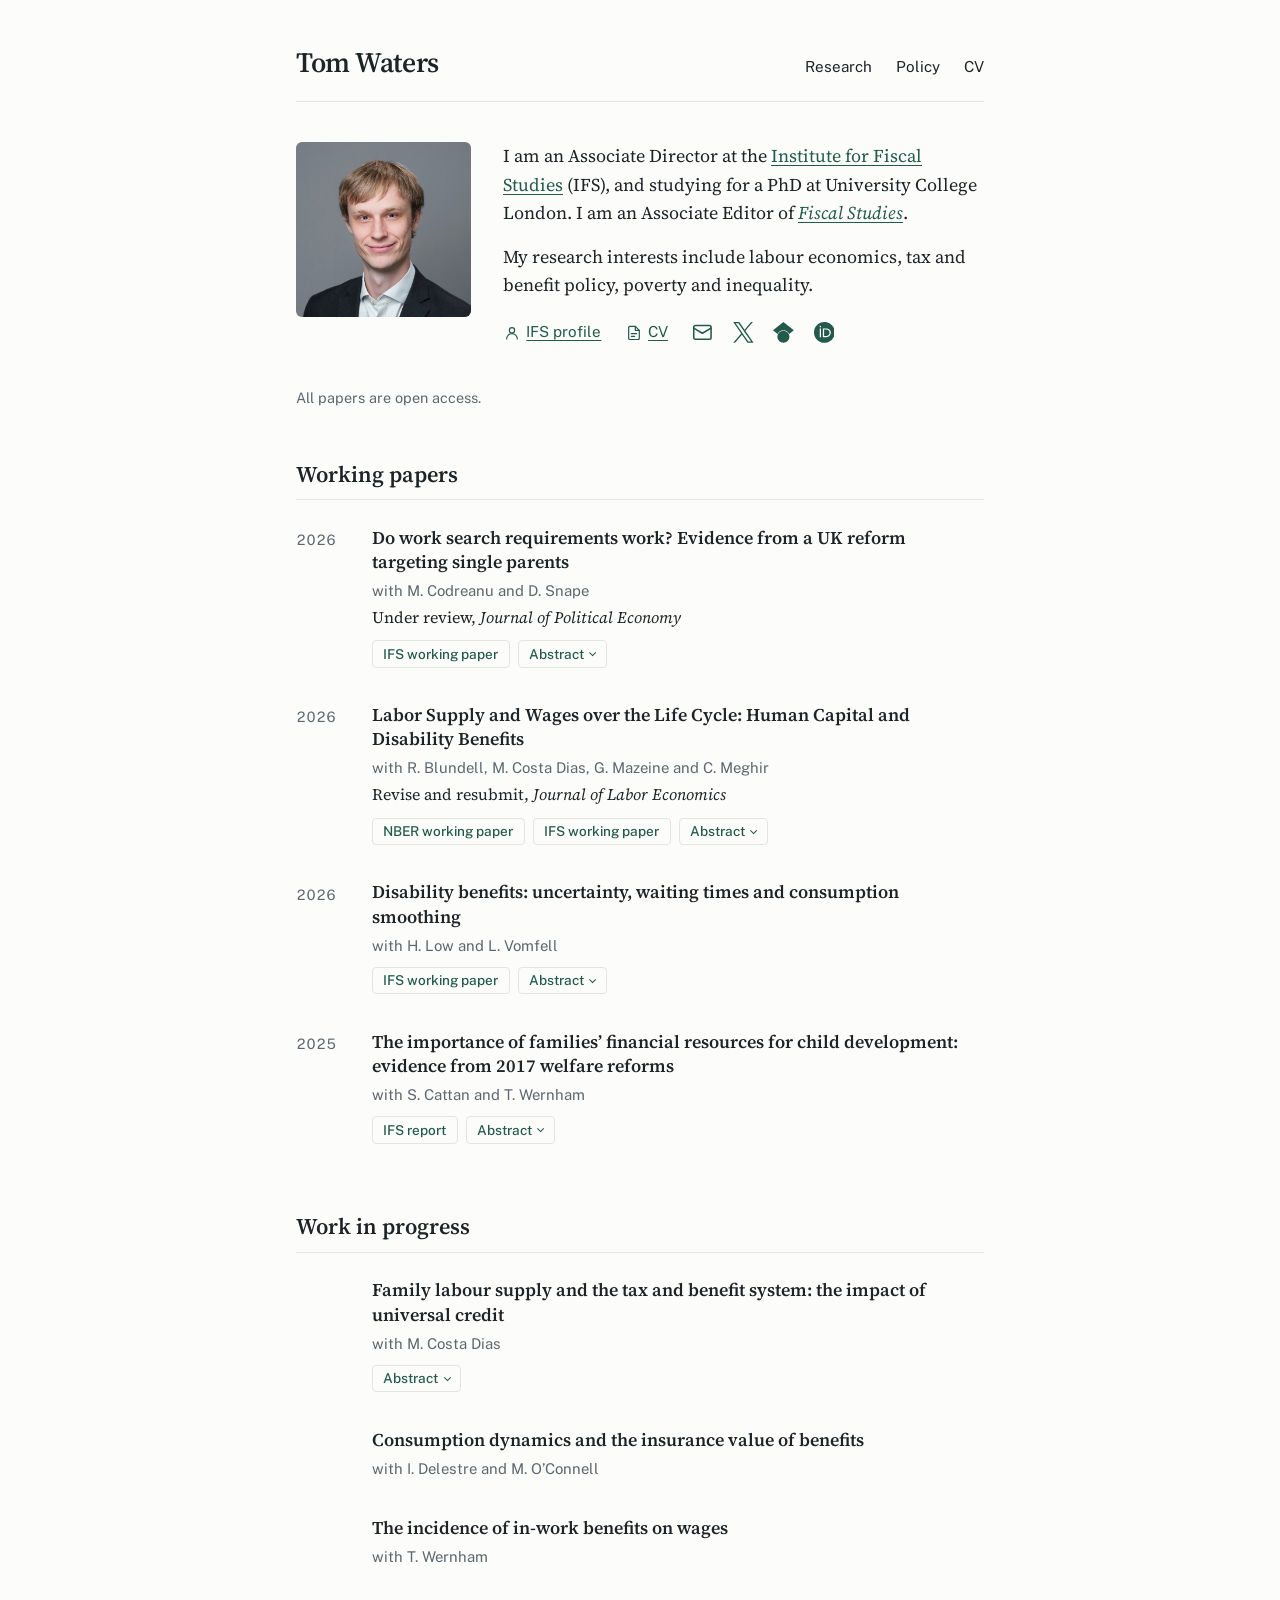
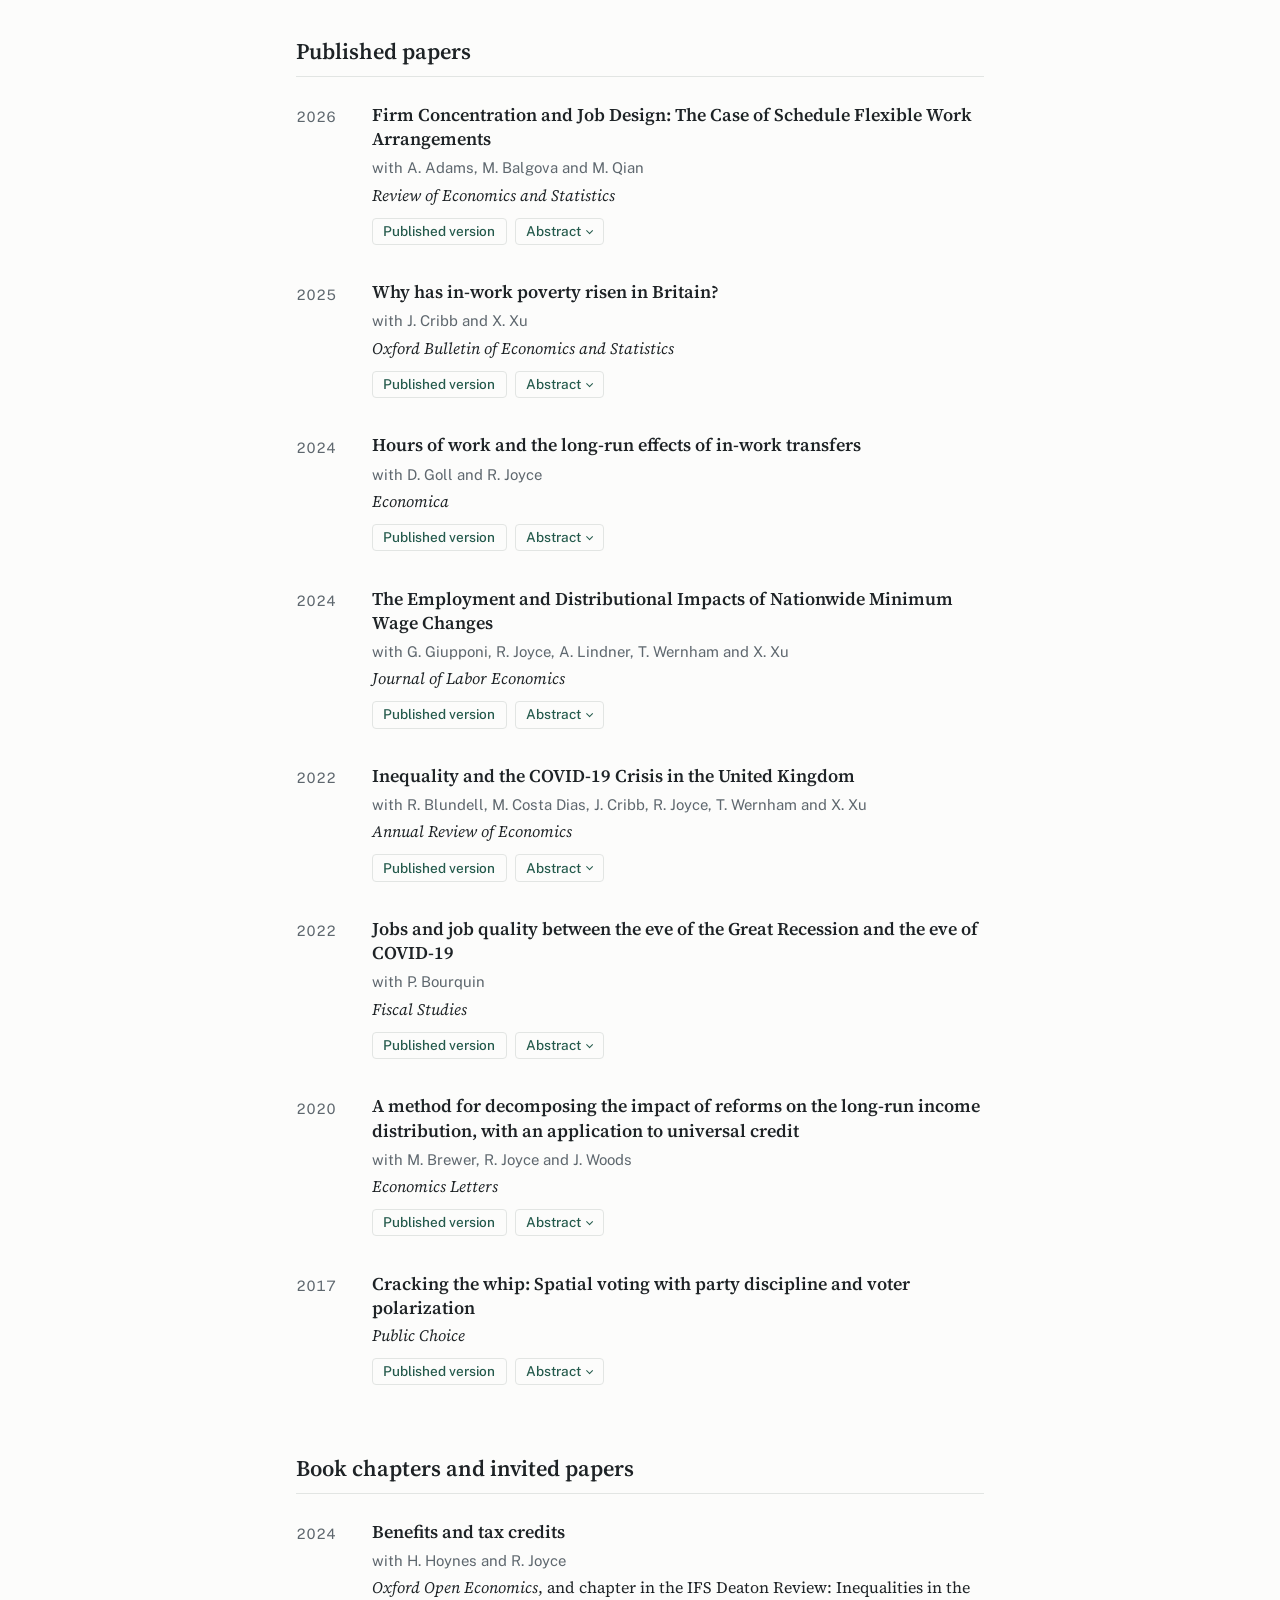
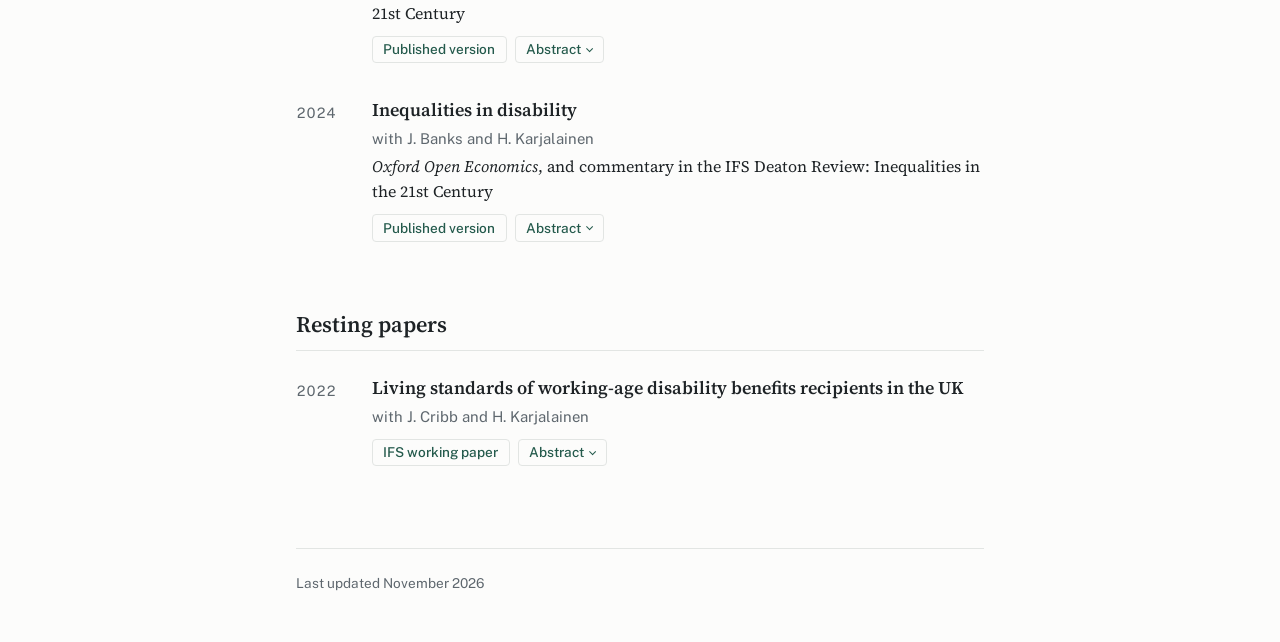
<file: index.html>
<!DOCTYPE html>
<html lang="en-GB">
<head>
  <meta charset="utf-8">
  <meta name="viewport" content="width=device-width, initial-scale=1">
  <title>Tom Waters</title>
  <meta name="description" content="Tom Waters, Associate Director at the Institute for Fiscal Studies. Research on labour economics, tax and benefit policy, poverty and inequality.">
  <link rel="icon" href="favicon.svg" type="image/svg+xml">
  <link rel="preconnect" href="https://fonts.googleapis.com">
  <link rel="preconnect" href="https://fonts.gstatic.com" crossorigin>
  <link href="https://fonts.googleapis.com/css2?family=Public+Sans:wght@400;500;600&family=Source+Serif+4:ital,opsz,wght@0,8..60,400;0,8..60,600;1,8..60,400&display=swap" rel="stylesheet">
  <link rel="stylesheet" href="style.css">
</head>
<body>
<div class="wrap">

  <header class="site-header">
    <a class="site-name" href="#top" id="top">Tom Waters</a>
    <nav class="site-nav">
      <a href="#top">Research</a>
      <a href="policy.html">Policy</a>
      <a href="cv.pdf">CV</a>
    </nav>
  </header>

  <section class="intro">
    <!-- Upload a photo called photo.jpg to the same folder. It is hidden automatically if missing. -->
    <img src="photo.jpg" alt="Tom Waters" onerror="this.remove()">
    <div>
      <p>I am an Associate Director at the <a href="https://ifs.org.uk/">Institute for Fiscal Studies</a> (IFS), and studying for a PhD at University College London. I am an Associate Editor of <a href="https://onlinelibrary.wiley.com/journal/14755890"><i>Fiscal Studies</i></a>.</p>
      <p>My research interests include labour economics, tax and benefit policy, poverty and inequality.</p>
      <div class="contact">
        <a href="https://ifs.org.uk/people/tom-waters"><svg class="line" viewBox="0 0 24 24" aria-hidden="true" focusable="false"><circle cx="12" cy="8" r="4"/><path d="M4 21a8 8 0 0 1 16 0"/></svg>IFS profile</a>
        <a href="cv.pdf"><svg class="line" viewBox="0 0 24 24" aria-hidden="true" focusable="false"><path d="M14 2H6a2 2 0 0 0-2 2v16a2 2 0 0 0 2 2h12a2 2 0 0 0 2-2V8z"/><path d="M14 2v6h6M8 13h8M8 17h5"/></svg>CV</a>
        <span class="icons">
          <a class="icon" href="mailto:tom_w@ifs.org.uk" aria-label="Email: tom_w@ifs.org.uk" title="tom_w@ifs.org.uk"><svg class="line" viewBox="0 0 24 24" aria-hidden="true" focusable="false"><rect x="2" y="4" width="20" height="16" rx="2"/><path d="m22 7-10 6L2 7"/></svg></a>
          <a class="icon" href="https://twitter.com/TomWatersEcon" aria-label="X (Twitter)" title="X (Twitter)"><svg viewBox="0 0 24 24" aria-hidden="true" focusable="false"><path d="M14.234 10.162 22.977 0h-2.072l-7.591 8.824L7.251 0H.258l9.168 13.343L.258 24H2.33l8.016-9.318L16.749 24h6.993zm-2.837 3.299-.929-1.329L3.076 1.56h3.182l5.965 8.532.929 1.329 7.754 11.09h-3.182z"/></svg></a>
          <a class="icon" href="https://scholar.google.com/citations?user=d4L9pBAAAAAJ" aria-label="Google Scholar" title="Google Scholar"><svg viewBox="0 0 24 24" aria-hidden="true" focusable="false"><path d="M5.242 13.769L0 9.5 12 0l12 9.5-5.242 4.269C17.548 11.249 14.978 9.5 12 9.5c-2.977 0-5.548 1.748-6.758 4.269zM12 10a7 7 0 1 0 0 14 7 7 0 0 0 0-14z"/></svg></a>
          <a class="icon" href="https://orcid.org/0000-0003-0299-1576" aria-label="ORCID" title="ORCID"><svg viewBox="0 0 24 24" aria-hidden="true" focusable="false"><path d="M12 0C5.372 0 0 5.372 0 12s5.372 12 12 12 12-5.372 12-12S18.628 0 12 0zM7.369 4.378c.525 0 .947.431.947.947s-.422.947-.947.947a.95.95 0 0 1-.947-.947c0-.525.422-.947.947-.947zm-.722 3.038h1.444v10.041H6.647V7.416zm3.562 0h3.9c3.712 0 5.344 2.653 5.344 5.025 0 2.578-2.016 5.025-5.325 5.025h-3.919V7.416zm1.444 1.303v7.444h2.297c3.272 0 4.022-2.484 4.022-3.722 0-2.016-1.284-3.722-4.097-3.722h-2.222z"/></svg></a>
        </span>
      </div>
    </div>
  </section>

  <main id="research">
    <!--
      To add a paper, copy one <article class="paper"> ... </article> block and edit it.
      - Leave <div class="year"></div> empty if there is no year.
      - Delete the <p class="authors"> line for sole-authored papers.
      - Delete the Abstract button and the <div class="abstract"> block if there is no abstract.
    -->

    <p class="note">All papers are open access.</p>

    <h2>Working papers</h2>

    <article class="paper">
      <div class="year">2026</div>
      <div>
        <h3 class="title">Do work search requirements work? Evidence from a UK reform targeting single parents</h3>
        <p class="authors">with M. Codreanu and D. Snape</p>
        <p class="venue">Under review, <i>Journal of Political Economy</i></p>
        <div class="actions">
          <a class="btn" href="https://ifs.org.uk/publications/do-work-search-requirements-work-evidence-uk-reform-targeting-single-parents">IFS working paper</a>
          <button class="btn abstract-toggle" type="button" aria-expanded="false">Abstract</button>
        </div>
        <div class="abstract" hidden><p>Work search requirements are common features of out-of-work benefit systems. But do they deliver fiscal savings, and what are their welfare effects? We analyse a UK reform that imposed such requirements on single parents receiving basic income support benefits. We exploit its staggered rollout by age of youngest child in a difference-in-differences design. The reform reduced receipt of income support by a quarter, with the effect coming both from faster outflows from the benefit and from “deterring” inflows. However, only about half of the reduction is explained by higher employment, and almost all in part-time, low paid jobs – the median marginal job is at the 13th percentile of the earnings distribution, paying little in tax and retaining significant in-work benefits. The rest is largely explained by substitution to more generous disability benefits without work search requirements. Using linked administrative education records, we also find that the policy reduced children’s educational achievement and increased school absences. Putting everything together, we show that almost 90% of the gross saving of the reform is offset by other fiscal costs, such as benefit substitution and negative effects on children’s future tax payments. Incorporating the welfare effects on claimants and their children, we find that the policy has a marginal value of public funds of around 11, implying a large welfare cost per pound saved.</p></div>
      </div>
    </article>

    <article class="paper">
      <div class="year">2026</div>
      <div>
        <h3 class="title">Labor Supply and Wages over the Life Cycle: Human Capital and Disability Benefits</h3>
        <p class="authors">with R. Blundell, M. Costa Dias, G. Mazeine and C. Meghir</p>
        <p class="venue">Revise and resubmit, <i>Journal of Labor Economics</i></p>
        <div class="actions">
          <a class="btn" href="https://www.nber.org/papers/w35861">NBER working paper</a>
          <a class="btn" href="https://ifs.org.uk/publications/labor-supply-and-wages-over-life-cycle-human-capital-and-disability-benefits">IFS working paper</a>
          <button class="btn abstract-toggle" type="button" aria-expanded="false">Abstract</button>
        </div>
        <div class="abstract" hidden><p>Work experience has been found to be a key determinant of work and wages for educated women, but it seems to play a smaller role for the less educated. For them, welfare, tax credits and family composition matter more, and increasingly so does participation in disability programmes. Here we document how labor supply, wages, health, and disability claims have evolved in the UK over the last three decades, and examine how reforms to tax credits, disability benefits and other welfare programs have changed work incentives over this period. We then introduce these features into an empirical dynamic structural model of life-cycle labor supply, human capital and disability benefit application, in which human capital combines health capital, experience accumulated in work, and education. Estimating the model on a panel of working-age women in the UK, we examine the interactions between experience capital and health capital in driving life-cycle earnings across different education groups. Our results highlight the importance of interactions in the disability benefit, welfare and tax-credit systems for understanding the life cycle pattern of hours, employment, earnings, and disability claims, and for evaluating policy counterfactuals.</p></div>
      </div>
    </article>

    <article class="paper">
      <div class="year">2026</div>
      <div>
        <h3 class="title">Disability benefits: uncertainty, waiting times and consumption smoothing</h3>
        <p class="authors">with H. Low and L. Vomfell</p>
        <div class="actions">
          <a class="btn" href="https://ifs.org.uk/publications/disability-benefits-uncertainty-waiting-times-and-consumption-smoothing">IFS working paper</a>
          <button class="btn abstract-toggle" type="button" aria-expanded="false">Abstract</button>
        </div>
        <div class="abstract" hidden><p>Applicants for disability benefits face a long wait for a decision, and uncertainty in how long the wait will last and its resolution – award or rejection. Both forms of uncertainty creates a substantial barrier to smoothing consumption. Using transaction-level bank data on UK disability benefit recipients, and instrumenting waiting time with variation in local assessment centre backlogs, we find that applicants do not spend in anticipation of an award, even when they have liquidity. At approval, spending on durables spikes sharply, while total spending increases to a permanently higher level. We build a calibrated model with durable and non-durable goods to match these patterns, and use it to illustrate the welfare cost of delayed resolution, including how much benefit income individuals would be willing to forgo in exchange for a faster decision. Finally, these costs are not offset by better targeting; we find no evidence that longer waits improve screening of applicants.</p></div>
      </div>
    </article>

    <article class="paper">
      <div class="year">2025</div>
      <div>
        <h3 class="title">The importance of families’ financial resources for child development: evidence from 2017 welfare reforms</h3>
        <p class="authors">with S. Cattan and T. Wernham</p>
        <div class="actions">
          <a class="btn" href="https://ifs.org.uk/publications/what-effect-two-child-limit-childrens-school-readiness">IFS report</a>
          <button class="btn abstract-toggle" type="button" aria-expanded="false">Abstract</button>
        </div>
        <div class="abstract" hidden><p>We study the importance of family income in early childhood for children’s school readiness, exploiting the introduction of the two-child limit in the UK benefit system. Under the policy, families claiming universal credit or child tax credit receive no child element for third and subsequent children born on or after 6 April 2017. Around 60% of families with a third or later child under five have their entitlements reduced at any given time, and across all such families the average loss is around £10,200 over the child’s first five years. Using linked administrative education and health records for England, and a regression discontinuity design comparing third and later children born just before and just after the cut-off, we find no statistically significant effect on the share of children reaching a ‘good level of development’ at age five, and can rule out falls of more than 0.9 percentage points. We likewise find no evidence of effects among groups most exposed to the policy, such as children from families receiving free school meals before the reform or those living in the most deprived areas.</p></div>
      </div>
    </article>

    <h2>Work in progress</h2>

    <article class="paper">
      <div class="year"></div>
      <div>
        <h3 class="title">Family labour supply and the tax and benefit system: the impact of universal credit</h3>
        <p class="authors">with M. Costa Dias</p>
        <div class="actions">
          <button class="btn abstract-toggle" type="button" aria-expanded="false">Abstract</button>
        </div>
        <div class="abstract" hidden><p>In many developed countries the welfare system is comprised of a number of separate programmes, such as unemployment, housing, and child-contingent benefits, with claimants often entitled to more than one at once. This creates high marginal tax rates as multiple benefits are withdrawn as earnings increase, and means claimants incur the transactions costs of applying for multiple benefits to get their full entitlement. Several countries are considering benefits integration, and the UK has gone the furthest, integrating six benefits into one – Universal Credit – with the goal of raising employment. We assess the consequences of benefit integration on labour supply and take-up, using Universal Credit as an example. To do this we build a model of household labour supply with take-up decisions across multiple benefits. We find that integration has two offsetting effects on labour supply. First, by removing the highest effective marginal tax rates, it tends to increase labour supply. But, second, because higher earnings usually result in entitlements to fewer benefit programmes, integration’s effects on reducing transactions costs of claiming are particularly strong at low levels of earnings, tending to reduce labour supply.</p></div>
      </div>
    </article>

    <article class="paper">
      <div class="year"></div>
      <div>
        <h3 class="title">Consumption dynamics and the insurance value of benefits</h3>
        <p class="authors">with I. Delestre and M. O’Connell</p>
      </div>
    </article>

    <article class="paper">
      <div class="year"></div>
      <div>
        <h3 class="title">The incidence of in-work benefits on wages</h3>
        <p class="authors">with T. Wernham</p>
      </div>
    </article>

    <h2>Published papers</h2>

    <article class="paper">
      <div class="year">2026</div>
      <div>
        <h3 class="title">Firm Concentration and Job Design: The Case of Schedule Flexible Work Arrangements</h3>
        <p class="authors">with A. Adams, M. Balgova and M. Qian</p>
        <p class="venue"><i>Review of Economics and Statistics</i></p>
        <div class="actions">
          <a class="btn" href="https://direct.mit.edu/rest/article-abstract/doi/10.1162/REST.a.1831/137836/Firm-Concentration-and-Job-Design-The-Case-of">Published version</a>
          <button class="btn abstract-toggle" type="button" aria-expanded="false">Abstract</button>
        </div>
        <div class="abstract" hidden><p>We study how employer concentration affects job design, focusing on schedule flexibility as a non-wage job attribute. Using the full text of 46 million UK job vacancies from 2014–2019, we construct new measures of flexible work arrangements using supervised machine learning and large-language-model—assisted annotations. Adopting an instrumental variable strategy using a Bartik-style prediction of the change in employer concentration based on nationwide hiring trends, we show that higher concentration reduces the value of worker compensation partly through shifts toward “risky” flexibility that exposes workers to earnings volatility.</p></div>
      </div>
    </article>

    <article class="paper">
      <div class="year">2025</div>
      <div>
        <h3 class="title">Why has in-work poverty risen in Britain?</h3>
        <p class="authors">with J. Cribb and X. Xu</p>
        <p class="venue"><i>Oxford Bulletin of Economics and Statistics</i></p>
        <div class="actions">
          <a class="btn" href="https://doi.org/10.1111/obes.70027">Published version</a>
          <button class="btn abstract-toggle" type="button" aria-expanded="false">Abstract</button>
        </div>
        <div class="abstract" hidden><p>Is work a reliable route out of poverty, and what does that depend upon? In Britain, the headline relative poverty rate for those in working households steadily rose from 13.4% in 1994–95 to 18.4% in 2019–20. We study the drivers of this increase. Significant rises in earnings inequality observed over the period were a modest contributor, accounting for 1.3 percentage points (pp). Higher earnings growth for poorer families did not reduce working poverty more substantially, in part due to the higher effective marginal tax rates that low-income families faced. A more important factor (1.8 pp) was rising housing costs for poorer working families compared with middle- or high-income families, driven both by rents rising relative to mortgages, and by a shift away from homeownership for poorer working families. Growth in pensioner incomes, which raised median income and therefore the relative poverty line, also increased the in-work poverty rate (1.7 pp). Reforms to the tax and transfer system—particularly the introduction of ‘tax credits’—served to slightly mitigate (0.6 pp) the rise in in-work poverty. These results show that the effectiveness of employment for reducing poverty is dependent upon a broad range of other factors—many of which themselves can be shaped by other policy levers.</p></div>
      </div>
    </article>

    <article class="paper">
      <div class="year">2024</div>
      <div>
        <h3 class="title">Hours of work and the long-run effects of in-work transfers</h3>
        <p class="authors">with D. Goll and R. Joyce</p>
        <p class="venue"><i>Economica</i></p>
        <div class="actions">
          <a class="btn" href="https://doi.org/10.1111/ecca.12548">Published version</a>
          <button class="btn abstract-toggle" type="button" aria-expanded="false">Abstract</button>
        </div>
        <div class="abstract" hidden><p>Policymakers have increasingly turned to ‘in-work transfers’ to boost incomes among poorer workers and strengthen work incentives. One attraction of these is that labour supply elasticities are typically greatest at the extensive margin. Because in-work transfers are normally subject to earnings-related phase-outs, they tend to most strongly incentivize part-time work, weakening incentives to increase hours beyond that. But if part-time work generates relatively little in the way of human capital and career progression, then policy design should factor in the longer-term consequences of labour supply choices along the intensive margin. To that end, we use a dynamic model of female labour supply with endogenous human capital accumulation, and study actual and hypothetical welfare reforms in the UK. We show that for a given expansion in the government budget, those reforms that incentivize full-time work can do considerably more to increase incomes, including among poorer households, and to raise welfare. Our results suggest that in-work transfers could be refined by paying greater attention to the intensive margin effects through the design of their phase-outs.</p></div>
      </div>
    </article>

    <article class="paper">
      <div class="year">2024</div>
      <div>
        <h3 class="title">The Employment and Distributional Impacts of Nationwide Minimum Wage Changes</h3>
        <p class="authors">with G. Giupponi, R. Joyce, A. Lindner, T. Wernham and X. Xu</p>
        <p class="venue"><i>Journal of Labor Economics</i></p>
        <div class="actions">
          <a class="btn" href="https://doi.org/10.1086/728471">Published version</a>
          <button class="btn abstract-toggle" type="button" aria-expanded="false">Abstract</button>
        </div>
        <div class="abstract" hidden><p>We assess the impact of nationwide minimum wages on employment throughout the whole wage distribution by exploiting geographical variation in the level of wages. We find a substantial increase in wages at the bottom of the wage distribution, while we detect a small, statistically insignificant negative effect on employment. Combining the estimated change in the wage distribution with a tax and benefit microsimulation model, we show that the minimum wage generates considerable proportional income gains up to the middle of the household income distribution.</p></div>
      </div>
    </article>

    <article class="paper">
      <div class="year">2022</div>
      <div>
        <h3 class="title">Inequality and the COVID-19 Crisis in the United Kingdom</h3>
        <p class="authors">with R. Blundell, M. Costa Dias, J. Cribb, R. Joyce, T. Wernham and X. Xu</p>
        <p class="venue"><i>Annual Review of Economics</i></p>
        <div class="actions">
          <a class="btn" href="https://doi.org/10.1146/annurev-economics-051520-030252">Published version</a>
          <button class="btn abstract-toggle" type="button" aria-expanded="false">Abstract</button>
        </div>
        <div class="abstract" hidden><p>We review the effects of the COVID-19 pandemic on inequalities in education, the labor market, household living standards, mental health, and wealth in the United Kingdom. The pandemic has pushed up inequalities on several dimensions. School closures, in particular, disrupted the learning of poorer children, leading to lower attainment. Mental health worsened for those groups (women and younger adults) who had poorer mental health pre-pandemic. Lockdowns and social distancing particularly reduced the ability of younger, lower-earning, and less educated people to work. However, job-support programs combined with the expanded welfare system meant that, if anything, disposable income inequality fell. Rising house prices have benefited people around the middle of the wealth distribution. In the longer term, lower work experience and training for the less educated and missed schooling—particularly among children from more deprived families—could push up human capital inequalities and reduce social mobility.</p></div>
      </div>
    </article>

    <article class="paper">
      <div class="year">2022</div>
      <div>
        <h3 class="title">Jobs and job quality between the eve of the Great Recession and the eve of COVID-19</h3>
        <p class="authors">with P. Bourquin</p>
        <p class="venue"><i>Fiscal Studies</i></p>
        <div class="actions">
          <a class="btn" href="https://doi.org/10.1111/1475-5890.12279">Published version</a>
          <button class="btn abstract-toggle" type="button" aria-expanded="false">Abstract</button>
        </div>
        <div class="abstract" hidden><p>In 2019, the employment rate among 25- to 64-year-olds in the UK reached 80 per cent – the highest on record, and considerably higher than the 76 per cent rate recorded shortly before the Great Recession. In this paper, we investigate the growth in employment between the eve of the Great Recession and the eve of COVID-19 across several dimensions. We analyse which sectors, demographic groups and regions accounted for the rise. We also investigate how job ‘quality’ – in both financial and non-financial terms – has changed. We find that almost all demographic groups and regions saw a rise in employment, especially those with low pre-existing employment rates and those near the bottom of the income distribution. Hourly pay growth was very weak over the period, with the median actually slightly falling. Other indicators of job quality show a more mixed picture: employees seem to have greater appreciation of their work and firm, but perceive less security and flexibility in their job.</p></div>
      </div>
    </article>

    <article class="paper">
      <div class="year">2020</div>
      <div>
        <h3 class="title">A method for decomposing the impact of reforms on the long-run income distribution, with an application to universal credit</h3>
        <p class="authors">with M. Brewer, R. Joyce and J. Woods</p>
        <p class="venue"><i>Economics Letters</i></p>
        <div class="actions">
          <a class="btn" href="https://www.sciencedirect.com/science/article/pii/S0165176520301634">Published version</a>
          <button class="btn abstract-toggle" type="button" aria-expanded="false">Abstract</button>
        </div>
        <div class="abstract" hidden><p>Income inequality, as well as the impact of tax and benefit reforms on it, has typically been evaluated with respect to ‘snapshot’ incomes, measured over short periods such as one week or year. But longitudinal data allows long-run measures of income to be used, which will be of interest to policymakers interested in persistent, rather than only temporary, poverty. We show that the long-run distributional impact of a reform is the combination of three effects: a ‘static’ effect, which would be observed if individuals’ circumstances were consistent throughout their life; an ‘income dynamics’ effect, resulting from individuals moving around the income distribution over time; and a ‘tagging’ effect, resulting from the reform affecting individuals differently according to whether they have a characteristic predictive of long-run income conditional on current income. We propose a simple method to decompose these three effects for any inequality, poverty, or distributional statistic. We use the method to examine the distributional impact of the introduction of ‘Universal Credit’, the most important reform to the UK benefit system in decades. We show that Universal Credit is less regressive on a long-run basis than a snapshot one, partly because of income dynamics but also because it reduces entitlements for (or ‘negatively tags’) those who are more likely to find a period of low income to be temporary, rather than persistent.</p></div>
      </div>
    </article>

    <article class="paper">
      <div class="year">2017</div>
      <div>
        <h3 class="title">Cracking the whip: Spatial voting with party discipline and voter polarization</h3>
        <p class="venue"><i>Public Choice</i></p>
        <div class="actions">
          <a class="btn" href="https://doi.org/10.1007/s11127-017-0463-7">Published version</a>
          <button class="btn abstract-toggle" type="button" aria-expanded="false">Abstract</button>
        </div>
        <div class="abstract" hidden><p>The spatial voting theory literature has generally focused on either parties or candidates as the unit of analysis and ignored strategic interactions between them. I study a game theoretic spatial model of elections with many heterogeneous constituencies in which both party and candidate behavior are modeled. Parties choose a platform and a ‘whip rate,’ representing the proportion of final policy that will be made by the party, as opposed to by the successful candidates. Candidates are office-motivated and can choose both a platform and a level of advertising in order to defeat their opponent. It is shown that the introduction of whipping as a choice variable can cause party platforms to diverge and that parties will whip on some but not all issues, reflecting the empirical reality of parties influencing rather than determining policy outcomes exclusively. Further, parties respond to sharper voter polarization by reducing the power of the whip as well as distinguishing their platforms from one another, while more voter uncertainty has the opposite effect. Other real-world phenomena, including ‘safe seats’ and legislators voting with their party even when unwhipped, are also shown to be predicted by the model.</p></div>
      </div>
    </article>

    <h2>Book chapters and invited papers</h2>

    <article class="paper">
      <div class="year">2024</div>
      <div>
        <h3 class="title">Benefits and tax credits</h3>
        <p class="authors">with H. Hoynes and R. Joyce</p>
        <p class="venue"><i>Oxford Open Economics</i>, and chapter in the IFS Deaton Review: Inequalities in the 21st Century</p>
        <div class="actions">
          <a class="btn" href="https://academic.oup.com/ooec/article/3/Supplement_1/i1142/7708045">Published version</a>
          <button class="btn abstract-toggle" type="button" aria-expanded="false">Abstract</button>
        </div>
        <div class="abstract" hidden><p>The UK government spends over £100 billion each year on working-age benefits, predominantly for those with low incomes or disabilities. Broadly, these payments protect families from hardship, reduce inequality, and support disabled people. But governments across the world and over time have designed these programmes in very different ways. We examine trends in benefit policy in the UK over time, including the treatment of work, support for children and housing costs, and the role of health-related benefits. We then provide a survey of the existing evidence on a wide range of questions in benefit policy design, including take-up, work incentives, and the impact on the next generation—and bring this evidence to bear on key UK policy questions.</p></div>
      </div>
    </article>

    <article class="paper">
      <div class="year">2024</div>
      <div>
        <h3 class="title">Inequalities in disability</h3>
        <p class="authors">with J. Banks and H. Karjalainen</p>
        <p class="venue"><i>Oxford Open Economics</i>, and commentary in the IFS Deaton Review: Inequalities in the 21st Century</p>
        <div class="actions">
          <a class="btn" href="https://academic.oup.com/ooec/article/3/Supplement_1/i529/7708071">Published version</a>
          <button class="btn abstract-toggle" type="button" aria-expanded="false">Abstract</button>
        </div>
        <div class="abstract" hidden><p>Prevalence of disability and receipt of disability benefits have steadily increased among the UK’s working-age population in recent years. We examine inequalities in disability and its prevalence between educational groups, year of birth cohorts, regions and genders in the UK. Our analysis reveals significant disparities in disability rates across groups. In particular, disability is strongly related to education: those with lower levels of education have similar disability rates to those with degrees who are decades older than them. These gaps in disability rates open up early on in the life cycle, and while the prevalence of poor physical health increases steadily with age, we see the prevalence of poor mental health rising particularly fast among younger cohorts. These patterns in early life may have profound future implications for physical health and longevity. These results suggest that disability may be a key driver of inequalities across the life cycle.</p></div>
      </div>
    </article>

    <h2>Resting papers</h2>

    <article class="paper">
      <div class="year">2022</div>
      <div>
        <h3 class="title">Living standards of working-age disability benefits recipients in the UK</h3>
        <p class="authors">with J. Cribb and H. Karjalainen</p>
        <div class="actions">
          <a class="btn" href="https://ifs.org.uk/publications/living-standards-working-age-disability-benefits-recipients-uk">IFS working paper</a>
          <button class="btn abstract-toggle" type="button" aria-expanded="false">Abstract</button>
        </div>
        <div class="abstract" hidden><p>We examine the living standards and health of working-age disabled people and disability benefits recipients over time in the UK. The UK’s disability benefits system (which is non-means-tested and in which receipt is unrelated to work status) has gone through a significant transformation since 2013 with the gradual replacement of the disability living allowance (DLA) with the personal independence payment (PIP). We establish four key facts. First, 6% of working-age individuals are now on disability benefits, up from 2% in 1992–93. This rise has been driven by claims for mental health and other psychiatric conditions, which are now the main disabling condition for 44% of claimants (27% back in 2002–03). Second, almost half of those in the most materially deprived tenth of the population are disabled, but most of that group do not receive disability benefits. Third, over the period that DLA has been replaced by PIP, a larger fraction of those with the poorest health have started to receive disability benefits, suggesting that the targeting of the benefits has improved on this margin. Fourth, simple event studies examining employment in the years around the reduction of disability benefits (following a government health reassessment) find no change before but a sharp (4 percentage point) rise immediately after loss of benefits, which grows to 10ppts four years after. This is not enough to offset the loss in income on average, and income poverty rises 10ppts in the year following the reduction. Nonetheless, we find limited evidence of claimants’ own assessment of their financial situation changing, suggesting that the benefits are removed at a time when they are less needed.</p></div>
      </div>
    </article>
  </main>

  <footer>Last updated November 2026</footer>
</div>

<script>
  document.querySelectorAll('.abstract-toggle').forEach(function (btn) {
    btn.addEventListener('click', function () {
      var panel = btn.closest('.paper').querySelector('.abstract');
      var open = btn.getAttribute('aria-expanded') === 'true';
      btn.setAttribute('aria-expanded', String(!open));
      panel.hidden = open;
    });
  });
</script>
<script>
  // Open links to other websites in a new tab
  document.querySelectorAll('a[href^="http"]').forEach(function (a) {
    if (a.hostname !== location.hostname) { a.target = '_blank'; a.rel = 'noopener'; }
  });
</script>
</body>
</html>
</file>
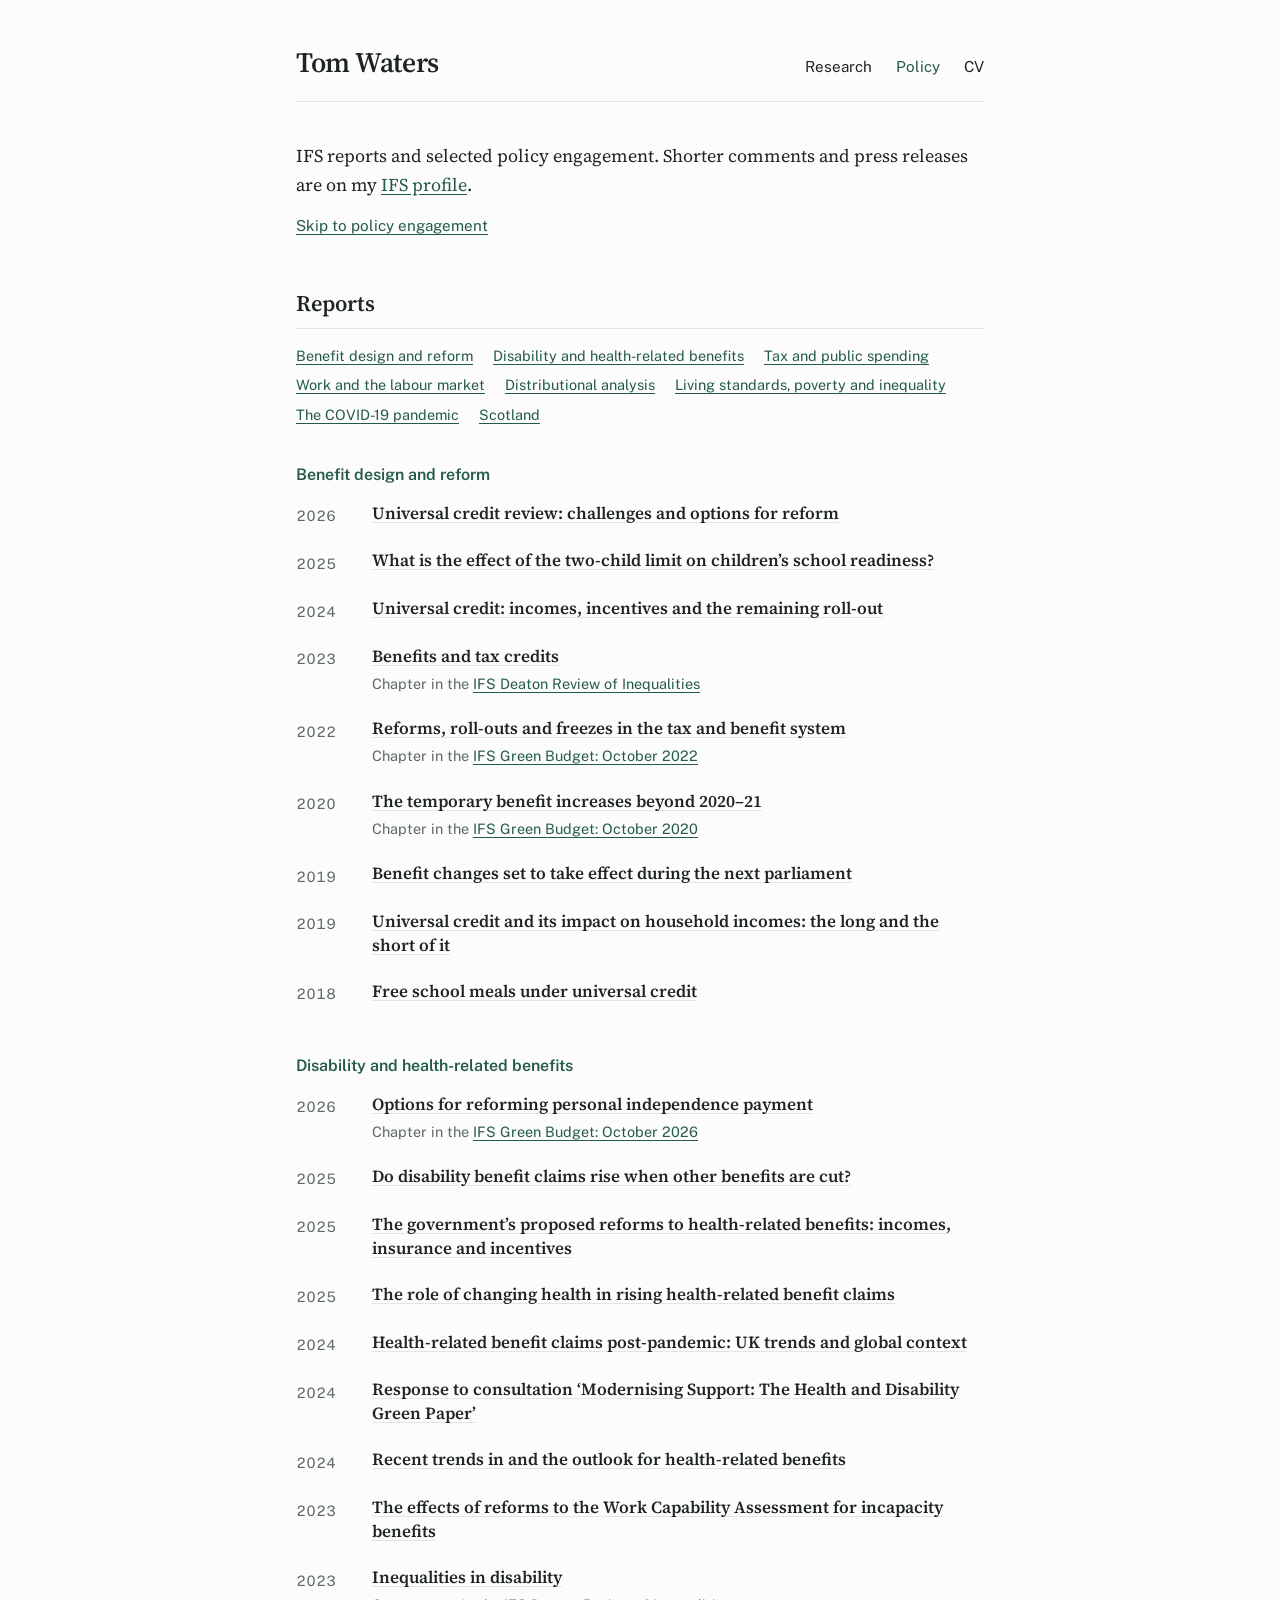
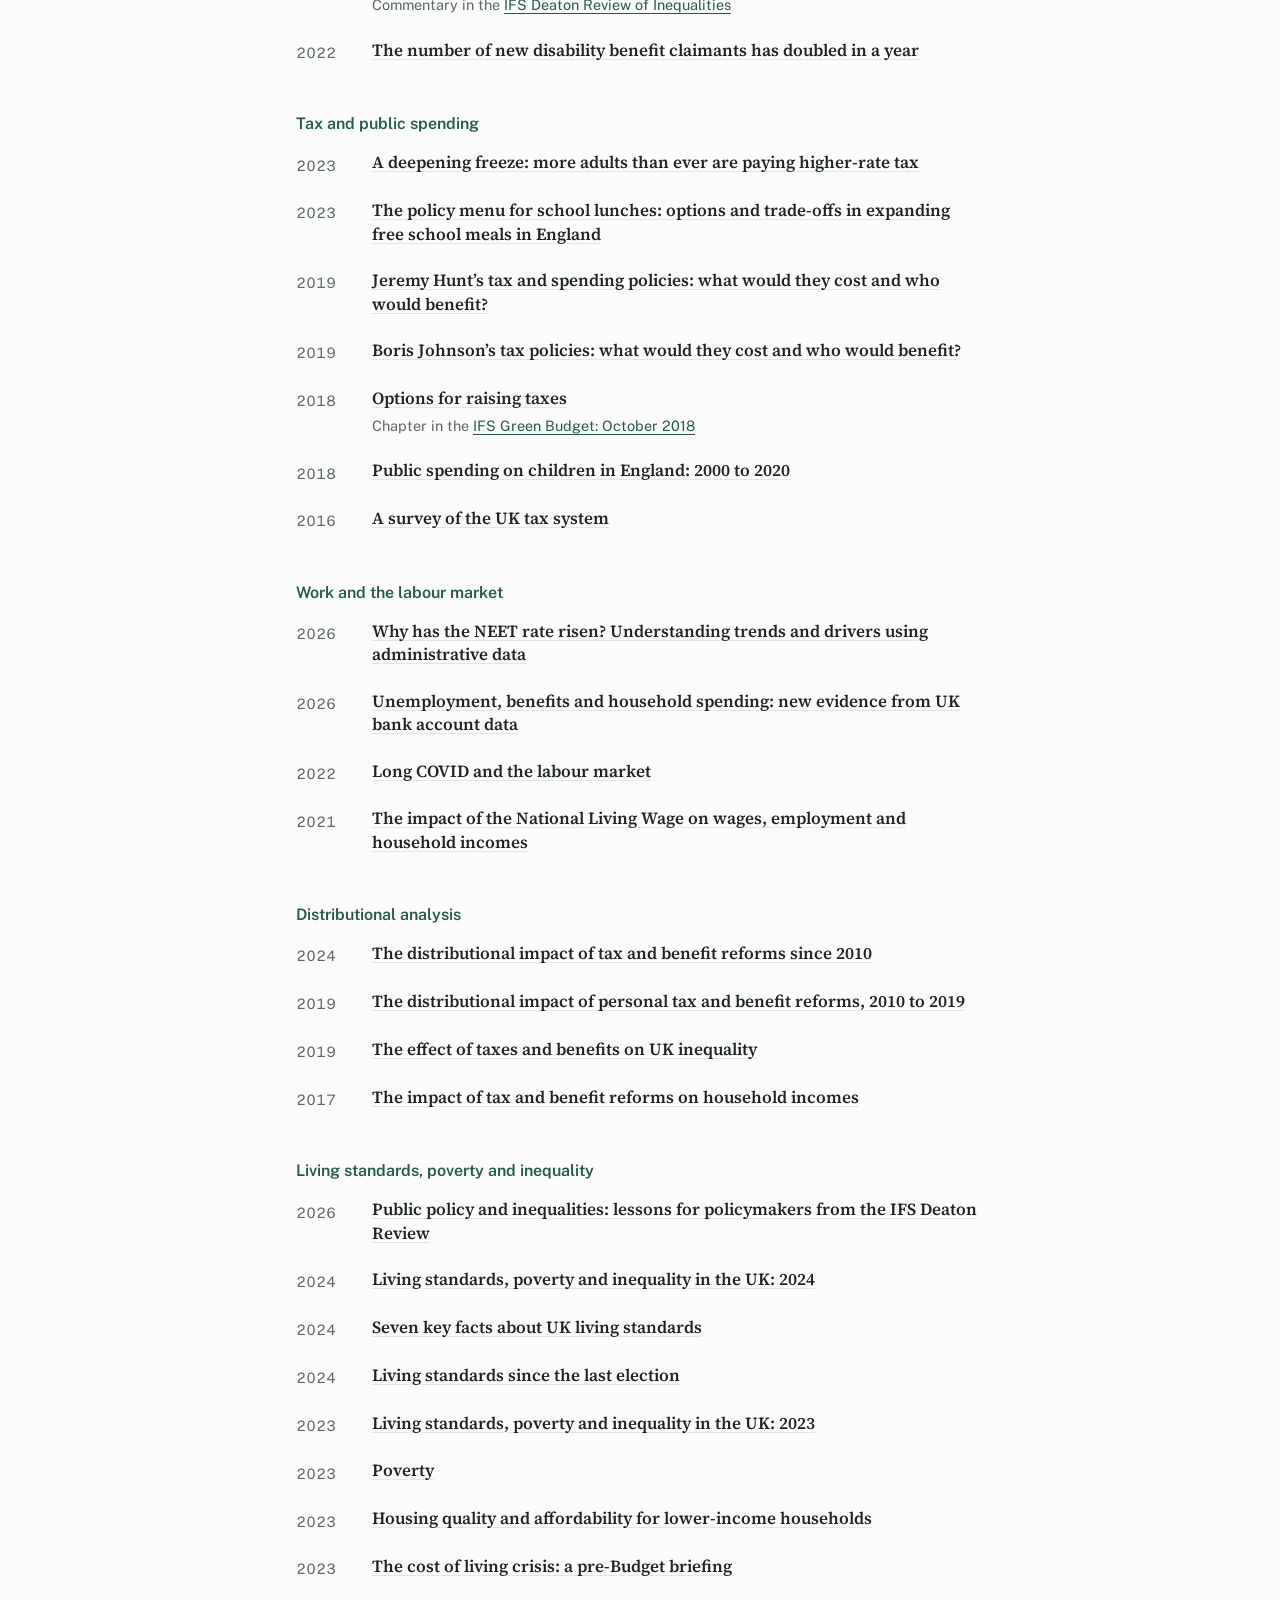
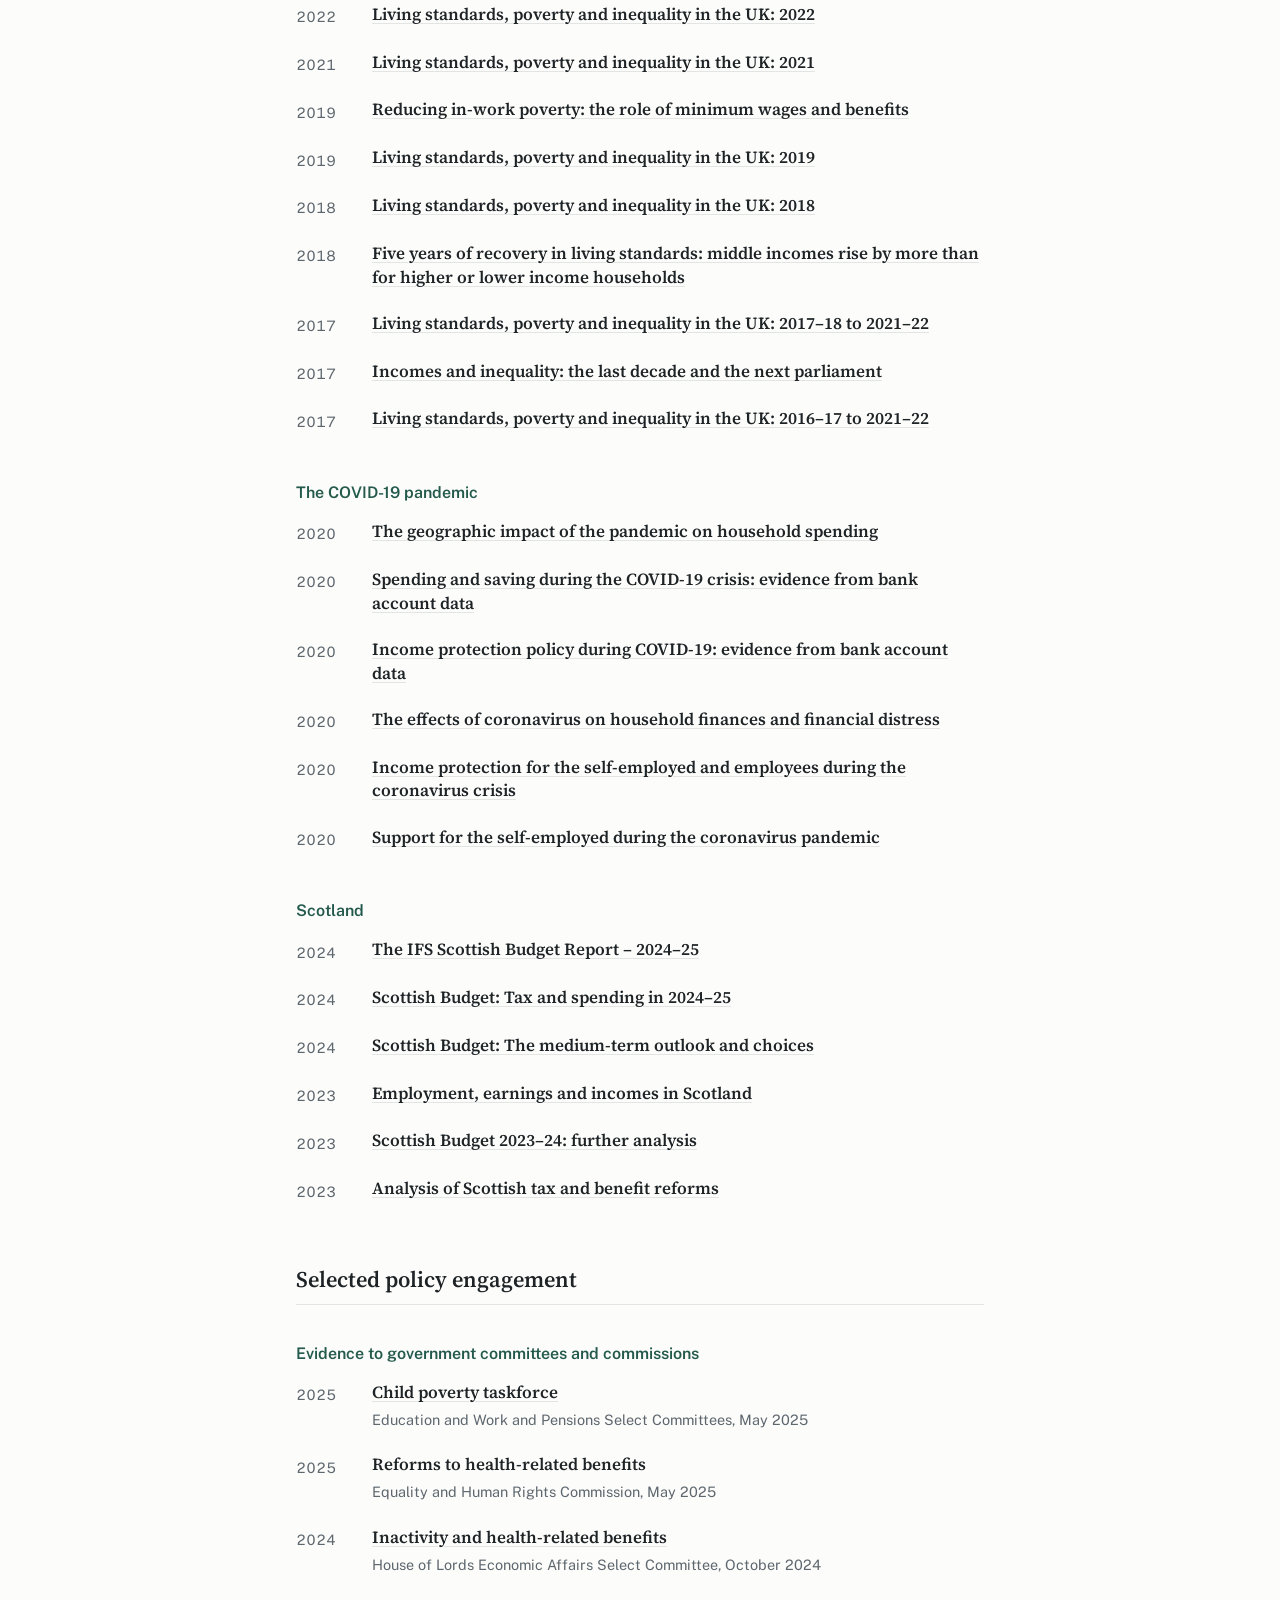
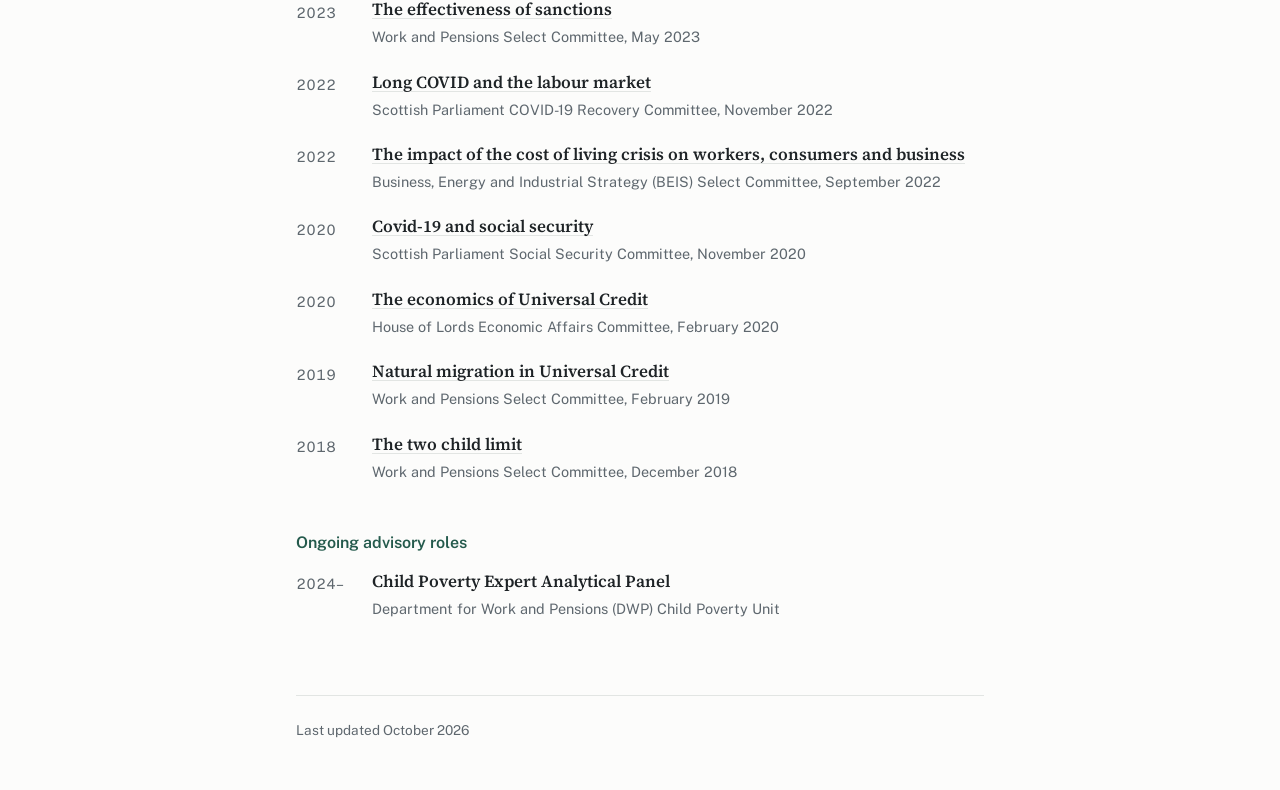
<file: policy.html>
<!DOCTYPE html>
<html lang="en-GB">
<head>
  <meta charset="utf-8">
  <meta name="viewport" content="width=device-width, initial-scale=1">
  <title>Policy | Tom Waters</title>
  <meta name="description" content="Tom Waters: IFS reports and selected policy engagement.">
  <link rel="icon" href="favicon.svg" type="image/svg+xml">
  <link rel="preconnect" href="https://fonts.googleapis.com">
  <link rel="preconnect" href="https://fonts.gstatic.com" crossorigin>
  <link href="https://fonts.googleapis.com/css2?family=Public+Sans:wght@400;500;600&family=Source+Serif+4:ital,opsz,wght@0,8..60,400;0,8..60,600;1,8..60,400&display=swap" rel="stylesheet">
  <link rel="stylesheet" href="style.css">
</head>
<body>
<div class="wrap">

  <header class="site-header">
    <a class="site-name" href="index.html">Tom Waters</a>
    <nav class="site-nav">
      <a href="index.html">Research</a>
      <a href="policy.html" aria-current="page">Policy</a>
      <a href="cv.pdf">CV</a>
    </nav>
  </header>

  <main>
    <!--
      To add an item, copy one <article class="entry"> ... </article> block and edit it.
      Keep each group in date order, newest first.
    -->

    <p class="lede">IFS reports and selected policy engagement. Shorter comments and press releases are on my <a href="https://ifs.org.uk/people/tom-waters">IFS profile</a>.</p>
    <p class="skip"><a href="#engagement">Skip to policy engagement</a></p>

    <h2 id="reports">Reports</h2>

    <nav class="toc" aria-label="Report categories">
      <a href="#benefit-design">Benefit design and reform</a>
      <a href="#disability">Disability and health-related benefits</a>
      <a href="#tax-spending">Tax and public spending</a>
      <a href="#labour-market">Work and the labour market</a>
      <a href="#distributional">Distributional analysis</a>
      <a href="#living-standards">Living standards, poverty and inequality</a>
      <a href="#covid">The COVID-19 pandemic</a>
      <a href="#scotland">Scotland</a>
    </nav>

    <h3 class="group" id="benefit-design">Benefit design and reform</h3>

    <article class="entry">
      <div class="year">2026</div>
      <div>
        <h4 class="title"><a href="https://ifs.org.uk/publications/universal-credit-review-challenges-and-options-reform">Universal credit review: challenges and options for reform</a></h4>
      </div>
    </article>

    <article class="entry">
      <div class="year">2025</div>
      <div>
        <h4 class="title"><a href="https://ifs.org.uk/publications/what-effect-two-child-limit-childrens-school-readiness">What is the effect of the two-child limit on children’s school readiness?</a></h4>
      </div>
    </article>

    <article class="entry">
      <div class="year">2024</div>
      <div>
        <h4 class="title"><a href="https://ifs.org.uk/publications/universal-credit-incomes-incentives-and-remaining-roll-out">Universal credit: incomes, incentives and the remaining roll-out</a></h4>
      </div>
    </article>

    <article class="entry">
      <div class="year">2023</div>
      <div>
        <h4 class="title"><a href="https://ifs.org.uk/publications/benefits-and-tax-credits">Benefits and tax credits</a></h4>
        <p class="meta">Chapter in the <a href="https://ifs.org.uk/inequality">IFS Deaton Review of Inequalities</a></p>
      </div>
    </article>

    <article class="entry">
      <div class="year">2022</div>
      <div>
        <h4 class="title"><a href="https://ifs.org.uk/publications/reforms-roll-outs-and-freezes-tax-and-benefit-system">Reforms, roll-outs and freezes in the tax and benefit system</a></h4>
        <p class="meta">Chapter in the <a href="https://ifs.org.uk/collections/ifs-green-budget-2022">IFS Green Budget: October 2022</a></p>
      </div>
    </article>

    <article class="entry">
      <div class="year">2020</div>
      <div>
        <h4 class="title"><a href="https://ifs.org.uk/books/temporary-benefit-increases-beyond-2020-21">The temporary benefit increases beyond 2020–21</a></h4>
        <p class="meta">Chapter in the <a href="https://ifs.org.uk/publications/ifs-green-budget-2020">IFS Green Budget: October 2020</a></p>
      </div>
    </article>

    <article class="entry">
      <div class="year">2019</div>
      <div>
        <h4 class="title"><a href="https://ifs.org.uk/publications/benefit-changes-set-take-effect-during-next-parliament">Benefit changes set to take effect during the next parliament</a></h4>
      </div>
    </article>

    <article class="entry">
      <div class="year">2019</div>
      <div>
        <h4 class="title"><a href="https://ifs.org.uk/publications/universal-credit-and-its-impact-household-incomes-long-and-short-it">Universal credit and its impact on household incomes: the long and the short of it</a></h4>
      </div>
    </article>

    <article class="entry">
      <div class="year">2018</div>
      <div>
        <h4 class="title"><a href="https://ifs.org.uk/publications/free-school-meals-under-universal-credit">Free school meals under universal credit</a></h4>
      </div>
    </article>

    <h3 class="group" id="disability">Disability and health-related benefits</h3>

    <article class="entry">
      <div class="year">2026</div>
      <div>
        <h4 class="title"><a href="https://ifs.org.uk/publications/options-reforming-personal-independence-payment">Options for reforming personal independence payment</a></h4>
        <p class="meta">Chapter in the <a href="https://ifs.org.uk/publications/green-budget-2026-full-report">IFS Green Budget: October 2026</a></p>
      </div>
    </article>

    <article class="entry">
      <div class="year">2025</div>
      <div>
        <h4 class="title"><a href="https://ifs.org.uk/publications/do-disability-benefit-claims-rise-when-other-benefits-are-cut">Do disability benefit claims rise when other benefits are cut?</a></h4>
      </div>
    </article>

    <article class="entry">
      <div class="year">2025</div>
      <div>
        <h4 class="title"><a href="https://ifs.org.uk/publications/governments-proposed-reforms-health-related-benefits-incomes-insurance-and-incentives">The government’s proposed reforms to health-related benefits: incomes, insurance and incentives</a></h4>
      </div>
    </article>

    <article class="entry">
      <div class="year">2025</div>
      <div>
        <h4 class="title"><a href="https://ifs.org.uk/publications/role-changing-health-rising-health-related-benefit-claims">The role of changing health in rising health-related benefit claims</a></h4>
      </div>
    </article>

    <article class="entry">
      <div class="year">2024</div>
      <div>
        <h4 class="title"><a href="https://ifs.org.uk/publications/health-related-benefit-claims-post-pandemic-uk-trends-and-global-context">Health-related benefit claims post-pandemic: UK trends and global context</a></h4>
      </div>
    </article>

    <article class="entry">
      <div class="year">2024</div>
      <div>
        <h4 class="title"><a href="https://ifs.org.uk/publications/response-consultation-modernising-support-health-and-disability-green-paper">Response to consultation ‘Modernising Support: The Health and Disability Green Paper’</a></h4>
      </div>
    </article>

    <article class="entry">
      <div class="year">2024</div>
      <div>
        <h4 class="title"><a href="https://ifs.org.uk/publications/recent-trends-and-outlook-health-related-benefits">Recent trends in and the outlook for health-related benefits</a></h4>
      </div>
    </article>

    <article class="entry">
      <div class="year">2023</div>
      <div>
        <h4 class="title"><a href="https://ifs.org.uk/publications/effects-reforms-work-capability-assessment-incapacity-benefits">The effects of reforms to the Work Capability Assessment for incapacity benefits</a></h4>
      </div>
    </article>

    <article class="entry">
      <div class="year">2023</div>
      <div>
        <h4 class="title"><a href="https://ifs.org.uk/inequality/inequalities-in-disability/">Inequalities in disability</a></h4>
        <p class="meta">Commentary in the <a href="https://ifs.org.uk/inequality">IFS Deaton Review of Inequalities</a></p>
      </div>
    </article>

    <article class="entry">
      <div class="year">2022</div>
      <div>
        <h4 class="title"><a href="https://ifs.org.uk/publications/number-new-disability-benefit-claimants-has-doubled-year">The number of new disability benefit claimants has doubled in a year</a></h4>
      </div>
    </article>

    <h3 class="group" id="tax-spending">Tax and public spending</h3>

    <article class="entry">
      <div class="year">2023</div>
      <div>
        <h4 class="title"><a href="https://ifs.org.uk/publications/deepening-freeze-more-adults-ever-are-paying-higher-rate-tax">A deepening freeze: more adults than ever are paying higher-rate tax</a></h4>
      </div>
    </article>

    <article class="entry">
      <div class="year">2023</div>
      <div>
        <h4 class="title"><a href="https://ifs.org.uk/publications/policy-menu-school-lunches-options-and-trade-offs-expanding-free-school-meals-england">The policy menu for school lunches: options and trade-offs in expanding free school meals in England</a></h4>
      </div>
    </article>

    <article class="entry">
      <div class="year">2019</div>
      <div>
        <h4 class="title"><a href="https://ifs.org.uk/publications/jeremy-hunts-tax-and-spending-policies-what-would-they-cost-and-who-would-benefit">Jeremy Hunt’s tax and spending policies: what would they cost and who would benefit?</a></h4>
      </div>
    </article>

    <article class="entry">
      <div class="year">2019</div>
      <div>
        <h4 class="title"><a href="https://ifs.org.uk/publications/boris-johnsons-tax-policies-what-would-they-cost-and-who-would-benefit">Boris Johnson’s tax policies: what would they cost and who would benefit?</a></h4>
      </div>
    </article>

    <article class="entry">
      <div class="year">2018</div>
      <div>
        <h4 class="title"><a href="https://ifs.org.uk/books/options-raising-taxes">Options for raising taxes</a></h4>
        <p class="meta">Chapter in the <a href="https://ifs.org.uk/publications/ifs-green-budget-2018">IFS Green Budget: October 2018</a></p>
      </div>
    </article>

    <article class="entry">
      <div class="year">2018</div>
      <div>
        <h4 class="title"><a href="https://ifs.org.uk/publications/public-spending-children-england-2000-2020">Public spending on children in England: 2000 to 2020</a></h4>
      </div>
    </article>

    <article class="entry">
      <div class="year">2016</div>
      <div>
        <h4 class="title"><a href="https://ifs.org.uk/publications/survey-uk-tax-system">A survey of the UK tax system</a></h4>
      </div>
    </article>

    <h3 class="group" id="labour-market">Work and the labour market</h3>

    <article class="entry">
      <div class="year">2026</div>
      <div>
        <h4 class="title"><a href="https://ifs.org.uk/publications/why-has-neet-rate-risen-understanding-trends-and-drivers-using-administrative-data">Why has the NEET rate risen? Understanding trends and drivers using administrative data</a></h4>
      </div>
    </article>

    <article class="entry">
      <div class="year">2026</div>
      <div>
        <h4 class="title"><a href="https://ifs.org.uk/publications/unemployment-benefits-and-household-spending-new-evidence-uk-bank-account-data">Unemployment, benefits and household spending: new evidence from UK bank account data</a></h4>
      </div>
    </article>

    <article class="entry">
      <div class="year">2022</div>
      <div>
        <h4 class="title"><a href="https://ifs.org.uk/publications/long-covid-and-labour-market">Long COVID and the labour market</a></h4>
      </div>
    </article>

    <article class="entry">
      <div class="year">2021</div>
      <div>
        <h4 class="title"><a href="https://ifs.org.uk/publications/impact-national-living-wage-wages-employment-and-household-incomes">The impact of the National Living Wage on wages, employment and household incomes</a></h4>
      </div>
    </article>

    <h3 class="group" id="distributional">Distributional analysis</h3>

    <article class="entry">
      <div class="year">2024</div>
      <div>
        <h4 class="title"><a href="https://ifs.org.uk/publications/distributional-impact-tax-and-benefit-reforms-2010">The distributional impact of tax and benefit reforms since 2010</a></h4>
      </div>
    </article>

    <article class="entry">
      <div class="year">2019</div>
      <div>
        <h4 class="title"><a href="https://ifs.org.uk/publications/distributional-impact-personal-tax-and-benefit-reforms-2010-2019">The distributional impact of personal tax and benefit reforms, 2010 to 2019</a></h4>
      </div>
    </article>

    <article class="entry">
      <div class="year">2019</div>
      <div>
        <h4 class="title"><a href="https://ifs.org.uk/publications/effect-taxes-and-benefits-uk-inequality">The effect of taxes and benefits on UK inequality</a></h4>
      </div>
    </article>

    <article class="entry">
      <div class="year">2017</div>
      <div>
        <h4 class="title"><a href="https://ifs.org.uk/publications/impact-tax-and-benefit-reforms-household-incomes">The impact of tax and benefit reforms on household incomes</a></h4>
      </div>
    </article>

    <h3 class="group" id="living-standards">Living standards, poverty and inequality</h3>

    <article class="entry">
      <div class="year">2026</div>
      <div>
        <h4 class="title"><a href="https://ifs.org.uk/publications/public-policy-and-inequalities-lessons-policymakers-ifs-deaton-review">Public policy and inequalities: lessons for policymakers from the IFS Deaton Review</a></h4>
      </div>
    </article>

    <article class="entry">
      <div class="year">2024</div>
      <div>
        <h4 class="title"><a href="https://ifs.org.uk/publications/living-standards-poverty-and-inequality-uk-2024">Living standards, poverty and inequality in the UK: 2024</a></h4>
      </div>
    </article>

    <article class="entry">
      <div class="year">2024</div>
      <div>
        <h4 class="title"><a href="https://ifs.org.uk/publications/seven-key-facts-about-uk-living-standards">Seven key facts about UK living standards</a></h4>
      </div>
    </article>

    <article class="entry">
      <div class="year">2024</div>
      <div>
        <h4 class="title"><a href="https://ifs.org.uk/publications/living-standards-last-election">Living standards since the last election</a></h4>
      </div>
    </article>

    <article class="entry">
      <div class="year">2023</div>
      <div>
        <h4 class="title"><a href="https://ifs.org.uk/publications/living-standards-poverty-and-inequality-uk-2023">Living standards, poverty and inequality in the UK: 2023</a></h4>
      </div>
    </article>

    <article class="entry">
      <div class="year">2023</div>
      <div>
        <h4 class="title"><a href="https://ifs.org.uk/publications/poverty-chapter">Poverty</a></h4>
      </div>
    </article>

    <article class="entry">
      <div class="year">2023</div>
      <div>
        <h4 class="title"><a href="https://ifs.org.uk/publications/housing-quality-and-affordability-lower-income-households">Housing quality and affordability for lower-income households</a></h4>
      </div>
    </article>

    <article class="entry">
      <div class="year">2023</div>
      <div>
        <h4 class="title"><a href="https://ifs.org.uk/publications/cost-living-crisis-pre-budget-briefing">The cost of living crisis: a pre-Budget briefing</a></h4>
      </div>
    </article>

    <article class="entry">
      <div class="year">2022</div>
      <div>
        <h4 class="title"><a href="https://ifs.org.uk/publications/living-standards-poverty-and-inequality-uk-2022">Living standards, poverty and inequality in the UK: 2022</a></h4>
      </div>
    </article>

    <article class="entry">
      <div class="year">2021</div>
      <div>
        <h4 class="title"><a href="https://ifs.org.uk/publications/living-standards-poverty-and-inequality-uk-2021-0">Living standards, poverty and inequality in the UK: 2021</a></h4>
      </div>
    </article>

    <article class="entry">
      <div class="year">2019</div>
      <div>
        <h4 class="title"><a href="https://ifs.org.uk/publications/reducing-work-poverty-role-minimum-wages-and-benefits">Reducing in-work poverty: the role of minimum wages and benefits</a></h4>
      </div>
    </article>

    <article class="entry">
      <div class="year">2019</div>
      <div>
        <h4 class="title"><a href="https://ifs.org.uk/publications/living-standards-poverty-and-inequality-uk-2019">Living standards, poverty and inequality in the UK: 2019</a></h4>
      </div>
    </article>

    <article class="entry">
      <div class="year">2018</div>
      <div>
        <h4 class="title"><a href="https://ifs.org.uk/publications/living-standards-poverty-and-inequality-uk-2018">Living standards, poverty and inequality in the UK: 2018</a></h4>
      </div>
    </article>

    <article class="entry">
      <div class="year">2018</div>
      <div>
        <h4 class="title"><a href="https://ifs.org.uk/publications/five-years-recovery-living-standards-middle-incomes-rise-more-higher-or-lower-income">Five years of recovery in living standards: middle incomes rise by more than for higher or lower income households</a></h4>
      </div>
    </article>

    <article class="entry">
      <div class="year">2017</div>
      <div>
        <h4 class="title"><a href="https://ifs.org.uk/publications/living-standards-poverty-and-inequality-uk-2017-18-2021-22">Living standards, poverty and inequality in the UK: 2017–18 to 2021–22</a></h4>
      </div>
    </article>

    <article class="entry">
      <div class="year">2017</div>
      <div>
        <h4 class="title"><a href="https://ifs.org.uk/publications/incomes-and-inequality-last-decade-and-next-parliament">Incomes and inequality: the last decade and the next parliament</a></h4>
      </div>
    </article>

    <article class="entry">
      <div class="year">2017</div>
      <div>
        <h4 class="title"><a href="https://ifs.org.uk/publications/living-standards-poverty-and-inequality-uk-2016-17-2021-22">Living standards, poverty and inequality in the UK: 2016–17 to 2021–22</a></h4>
      </div>
    </article>

    <h3 class="group" id="covid">The COVID-19 pandemic</h3>

    <article class="entry">
      <div class="year">2020</div>
      <div>
        <h4 class="title"><a href="https://ifs.org.uk/publications/geographic-impact-pandemic-household-spending">The geographic impact of the pandemic on household spending</a></h4>
      </div>
    </article>

    <article class="entry">
      <div class="year">2020</div>
      <div>
        <h4 class="title"><a href="https://ifs.org.uk/publications/spending-and-saving-during-covid-19-crisis-evidence-bank-account-data">Spending and saving during the COVID-19 crisis: evidence from bank account data</a></h4>
      </div>
    </article>

    <article class="entry">
      <div class="year">2020</div>
      <div>
        <h4 class="title"><a href="https://ifs.org.uk/publications/income-protection-policy-during-covid-19-evidence-bank-account-data">Income protection policy during COVID-19: evidence from bank account data</a></h4>
      </div>
    </article>

    <article class="entry">
      <div class="year">2020</div>
      <div>
        <h4 class="title"><a href="https://ifs.org.uk/publications/effects-coronavirus-household-finances-and-financial-distress">The effects of coronavirus on household finances and financial distress</a></h4>
      </div>
    </article>

    <article class="entry">
      <div class="year">2020</div>
      <div>
        <h4 class="title"><a href="https://ifs.org.uk/publications/income-protection-self-employed-and-employees-during-coronavirus-crisis">Income protection for the self-employed and employees during the coronavirus crisis</a></h4>
      </div>
    </article>

    <article class="entry">
      <div class="year">2020</div>
      <div>
        <h4 class="title"><a href="https://ifs.org.uk/publications/support-self-employed-during-coronavirus-pandemic">Support for the self-employed during the coronavirus pandemic</a></h4>
      </div>
    </article>

    <h3 class="group" id="scotland">Scotland</h3>

    <article class="entry">
      <div class="year">2024</div>
      <div>
        <h4 class="title"><a href="https://ifs.org.uk/publications/ifs-scottish-budget-report-2024-25">The IFS Scottish Budget Report – 2024–25</a></h4>
      </div>
    </article>

    <article class="entry">
      <div class="year">2024</div>
      <div>
        <h4 class="title"><a href="https://ifs.org.uk/publications/scottish-budget-tax-and-spending-2024-25">Scottish Budget: Tax and spending in 2024–25</a></h4>
      </div>
    </article>

    <article class="entry">
      <div class="year">2024</div>
      <div>
        <h4 class="title"><a href="https://ifs.org.uk/publications/scottish-budget-medium-term-outlook-and-choices">Scottish Budget: The medium-term outlook and choices</a></h4>
      </div>
    </article>

    <article class="entry">
      <div class="year">2023</div>
      <div>
        <h4 class="title"><a href="https://ifs.org.uk/publications/employment-earnings-and-incomes-scotland">Employment, earnings and incomes in Scotland</a></h4>
      </div>
    </article>

    <article class="entry">
      <div class="year">2023</div>
      <div>
        <h4 class="title"><a href="https://ifs.org.uk/publications/scottish-budget-2023-24-further-analysis">Scottish Budget 2023–24: further analysis</a></h4>
      </div>
    </article>

    <article class="entry">
      <div class="year">2023</div>
      <div>
        <h4 class="title"><a href="https://ifs.org.uk/publications/analysis-scottish-tax-and-benefit-reforms">Analysis of Scottish tax and benefit reforms</a></h4>
      </div>
    </article>

    <h2 id="engagement">Selected policy engagement</h2>

    <h3 class="group">Evidence to government committees and commissions</h3>

    <article class="entry">
      <div class="year">2025</div>
      <div>
        <h4 class="title"><a href="https://parliamentlive.tv/Event/Index/bbf00927-3449-4294-9a73-3ec77266ec8a">Child poverty taskforce</a></h4>
        <p class="meta">Education and Work and Pensions Select Committees, May 2025</p>
      </div>
    </article>

    <article class="entry">
      <div class="year">2025</div>
      <div>
        <h4 class="title">Reforms to health-related benefits</h4>
        <p class="meta">Equality and Human Rights Commission, May 2025</p>
      </div>
    </article>

    <article class="entry">
      <div class="year">2024</div>
      <div>
        <h4 class="title"><a href="https://parliamentlive.tv/Event/Index/5ae83963-35c9-4f87-83b8-8cc08169b204">Inactivity and health-related benefits</a></h4>
        <p class="meta">House of Lords Economic Affairs Select Committee, October 2024</p>
      </div>
    </article>

    <article class="entry">
      <div class="year">2023</div>
      <div>
        <h4 class="title"><a href="https://parliamentlive.tv/Event/Index/87d347ff-5eba-4d66-8950-4d560652759c">The effectiveness of sanctions</a></h4>
        <p class="meta">Work and Pensions Select Committee, May 2023</p>
      </div>
    </article>

    <article class="entry">
      <div class="year">2022</div>
      <div>
        <h4 class="title"><a href="https://www.scottishparliament.tv/meeting/covid-19-recovery-committee-november-10-2022">Long COVID and the labour market</a></h4>
        <p class="meta">Scottish Parliament COVID-19 Recovery Committee, November 2022</p>
      </div>
    </article>

    <article class="entry">
      <div class="year">2022</div>
      <div>
        <h4 class="title"><a href="https://parliamentlive.tv/Event/Index/031056ba-0229-492d-93ab-b65f804a3c28">The impact of the cost of living crisis on workers, consumers and business</a></h4>
        <p class="meta">Business, Energy and Industrial Strategy (BEIS) Select Committee, September 2022</p>
      </div>
    </article>

    <article class="entry">
      <div class="year">2020</div>
      <div>
        <h4 class="title"><a href="https://www.scottishparliament.tv/meeting/social-security-committee-november-5-2020">Covid-19 and social security</a></h4>
        <p class="meta">Scottish Parliament Social Security Committee, November 2020</p>
      </div>
    </article>

    <article class="entry">
      <div class="year">2020</div>
      <div>
        <h4 class="title"><a href="https://parliamentlive.tv/Event/Index/6aa52552-e72f-40b3-9806-22bf205a7e9d">The economics of Universal Credit</a></h4>
        <p class="meta">House of Lords Economic Affairs Committee, February 2020</p>
      </div>
    </article>

    <article class="entry">
      <div class="year">2019</div>
      <div>
        <h4 class="title"><a href="https://parliamentlive.tv/Event/Index/47991d19-2b50-41ac-80b9-b9f9dc1c4873">Natural migration in Universal Credit</a></h4>
        <p class="meta">Work and Pensions Select Committee, February 2019</p>
      </div>
    </article>

    <article class="entry">
      <div class="year">2018</div>
      <div>
        <h4 class="title"><a href="https://parliamentlive.tv/Event/Index/694fc827-6e95-48e6-b6a6-8674bd1aebd7">The two child limit</a></h4>
        <p class="meta">Work and Pensions Select Committee, December 2018</p>
      </div>
    </article>

    <h3 class="group">Ongoing advisory roles</h3>

    <article class="entry">
      <div class="year">2024–</div>
      <div>
        <h4 class="title">Child Poverty Expert Analytical Panel</h4>
        <p class="meta">Department for Work and Pensions (DWP) Child Poverty Unit</p>
      </div>
    </article>
  </main>

  <footer>Last updated October 2026</footer>
</div>
<script>
  // Open links to other websites in a new tab
  document.querySelectorAll('a[href^="http"]').forEach(function (a) {
    if (a.hostname !== location.hostname) { a.target = '_blank'; a.rel = 'noopener'; }
  });
</script>
</body>
</html>
</file>
<file: style.css>
/* Shared styles for all pages */
:root {
  --bg: #FCFCFB;
  --text: #1E2326;
  --muted: #5E676E;
  --accent: #245A4C;
  --rule: #E2E5E3;
  --panel: #F2F5F3;
  --serif: "Source Serif 4", Georgia, "Times New Roman", serif;
  --sans: "Public Sans", "Segoe UI", system-ui, -apple-system, Helvetica, Arial, sans-serif;
  color-scheme: light;
}
@media (prefers-color-scheme: dark) {
  :root:not([data-theme="light"]) {
    --bg: #15191B;
    --text: #E4E8E6;
    --muted: #9AA5A0;
    --accent: #86C7B3;
    --rule: #2B3335;
    --panel: #1D2325;
    color-scheme: dark;
  }
}
:root[data-theme="dark"] {
  --bg: #15191B;
  --text: #E4E8E6;
  --muted: #9AA5A0;
  --accent: #86C7B3;
  --rule: #2B3335;
  --panel: #1D2325;
  color-scheme: dark;
}

*, *::before, *::after { box-sizing: border-box; }
[hidden] { display: none !important; }

body {
  margin: 0;
  background: var(--bg);
  color: var(--text);
  font-family: var(--serif);
  font-size: 1.0625rem;
  line-height: 1.6;
}
.wrap { max-width: 46rem; margin: 0 auto; padding: 0 1.5rem; }

a { color: var(--accent); text-underline-offset: 0.18em; }
a:hover { text-decoration-thickness: 2px; }
:focus-visible { outline: 2px solid var(--accent); outline-offset: 2px; border-radius: 2px; }

/* Header */
.site-header {
  display: flex; flex-wrap: wrap; align-items: baseline; justify-content: space-between;
  gap: 0.5rem 2rem; padding: 2.5rem 0 1rem; border-bottom: 1px solid var(--rule);
}
.site-name { font-size: 1.75rem; font-weight: 600; letter-spacing: -0.01em; color: var(--text); text-decoration: none; }
.site-nav { display: flex; gap: 1.5rem; font-family: var(--sans); font-size: 0.95rem; }
.site-nav a { color: var(--text); text-decoration: none; }
.site-nav a:hover { color: var(--accent); text-decoration: underline; }

/* Intro */
.intro { display: flex; gap: 2rem; align-items: flex-start; margin: 2.5rem 0 1rem; }
.intro img { width: 175px; height: 175px; object-fit: cover; object-position: center top; border-radius: 6px; flex-shrink: 0; }
.intro p { margin: 0 0 0.9rem; font-size: 1.125rem; }
.contact { display: flex; flex-wrap: wrap; align-items: center; gap: 0.6rem 1.4rem; font-family: var(--sans); font-size: 0.95rem; margin-top: 1.2rem; }
.contact a {
  display: inline-flex; align-items: center; gap: 0.4rem;
  padding: 0.3rem; margin: -0.3rem; border: 1px solid transparent; border-radius: 4px;
}
.contact a:hover { border-color: var(--accent); text-decoration-thickness: auto; }
.contact svg { width: 1.05em; height: 1.05em; flex-shrink: 0; fill: currentColor; }
.contact svg.line { fill: none; stroke: currentColor; stroke-width: 1.8; stroke-linecap: round; stroke-linejoin: round; }
.contact .icons { display: inline-flex; align-items: center; gap: 1.1rem; }
.contact .icon svg { width: 1.3rem; height: 1.3rem; }

/* Sections */
h2 {
  font-size: 1.4rem; font-weight: 600; margin: 3rem 0 0.5rem;
  padding-bottom: 0.4rem; border-bottom: 1px solid var(--rule);
}
.note { font-family: var(--sans); font-size: 0.9rem; color: var(--muted); margin: 2.5rem 0 0; }

/* Paper entries: year in a left column, details stacked on the right */
.paper { display: grid; grid-template-columns: 3.5rem 1fr; gap: 0 1.25rem; padding: 1.1rem 0; }
.year { font-family: var(--sans); font-size: 0.9rem; color: var(--muted); padding-top: 0.15rem; font-variant-numeric: tabular-nums; }
.title { font-size: 1.125rem; font-weight: 600; line-height: 1.35; margin: 0; }
.authors { font-family: var(--sans); font-size: 0.93rem; color: var(--muted); margin: 0.3rem 0 0; }
.venue { margin: 0.15rem 0 0; font-size: 1rem; }
.actions { display: flex; flex-wrap: wrap; gap: 0.5rem; margin-top: 0.6rem; }
.btn {
  font-family: var(--sans); font-size: 0.85rem; font-weight: 500; line-height: 1.4;
  color: var(--accent); background: transparent; border: 1px solid var(--rule);
  border-radius: 4px; padding: 0.2rem 0.65rem; text-decoration: none; cursor: pointer;
}
.btn:hover { border-color: var(--accent); }
.abstract-toggle::after {
  content: ""; display: inline-block; width: 0.38em; height: 0.38em; margin-left: 0.45em;
  border-right: 1.5px solid currentColor; border-bottom: 1.5px solid currentColor;
  transform: translateY(-0.2em) rotate(45deg); transition: transform 0.15s ease;
}
.abstract-toggle[aria-expanded="true"]::after { transform: translateY(0.05em) rotate(-135deg); }
.abstract-toggle[aria-expanded="true"] { border-color: var(--accent); }
.abstract {
  margin-top: 0.75rem; padding: 0.85rem 1rem; background: var(--panel);
  border-left: 3px solid var(--accent); font-size: 1rem; line-height: 1.65;
}
.abstract p { margin: 0; }

footer {
  margin-top: 4rem; padding: 1.5rem 0 3rem; border-top: 1px solid var(--rule);
  font-family: var(--sans); font-size: 0.85rem; color: var(--muted);
}


/* Policy page */
.site-nav a[aria-current="page"] { color: var(--accent); }
.lede { font-size: 1.125rem; margin: 2.5rem 0 0; }
.skip { font-family: var(--sans); font-size: 0.95rem; margin: 0.9rem 0 0; }
h3.group {
  font-family: var(--sans); font-size: 1rem; font-weight: 600; color: var(--accent);
  margin: 2.25rem 0 0.2rem; scroll-margin-top: 1rem;
}
.toc { display: flex; flex-wrap: wrap; gap: 0.4rem 1.25rem; font-family: var(--sans); font-size: 0.9rem; margin: 0.9rem 0 0; }
.entry { display: grid; grid-template-columns: 3.5rem 1fr; gap: 0 1.25rem; padding: 0.7rem 0; }
.entry .title { font-size: 1.0625rem; line-height: 1.4; }
.title a { color: var(--text); text-decoration: underline; text-decoration-color: var(--rule); text-decoration-thickness: 1px; }
.title a:hover { color: var(--accent); text-decoration-color: currentColor; }
.meta { font-family: var(--sans); font-size: 0.9rem; color: var(--muted); margin: 0.2rem 0 0; }
.placeholder { font-family: var(--sans); font-size: 0.9rem; color: var(--muted); margin: 0.7rem 0 0; }

@media (max-width: 600px) {
  .intro { flex-direction: column; gap: 1.25rem; }
  .intro img { width: 138px; height: 138px; }
  .paper, .entry { grid-template-columns: 1fr; }
  .year { padding-top: 0; margin-bottom: 0.1rem; }
  .year:empty { display: none; }
}
@media (prefers-reduced-motion: reduce) {
  .abstract-toggle::after { transition: none; }
}
</file>
